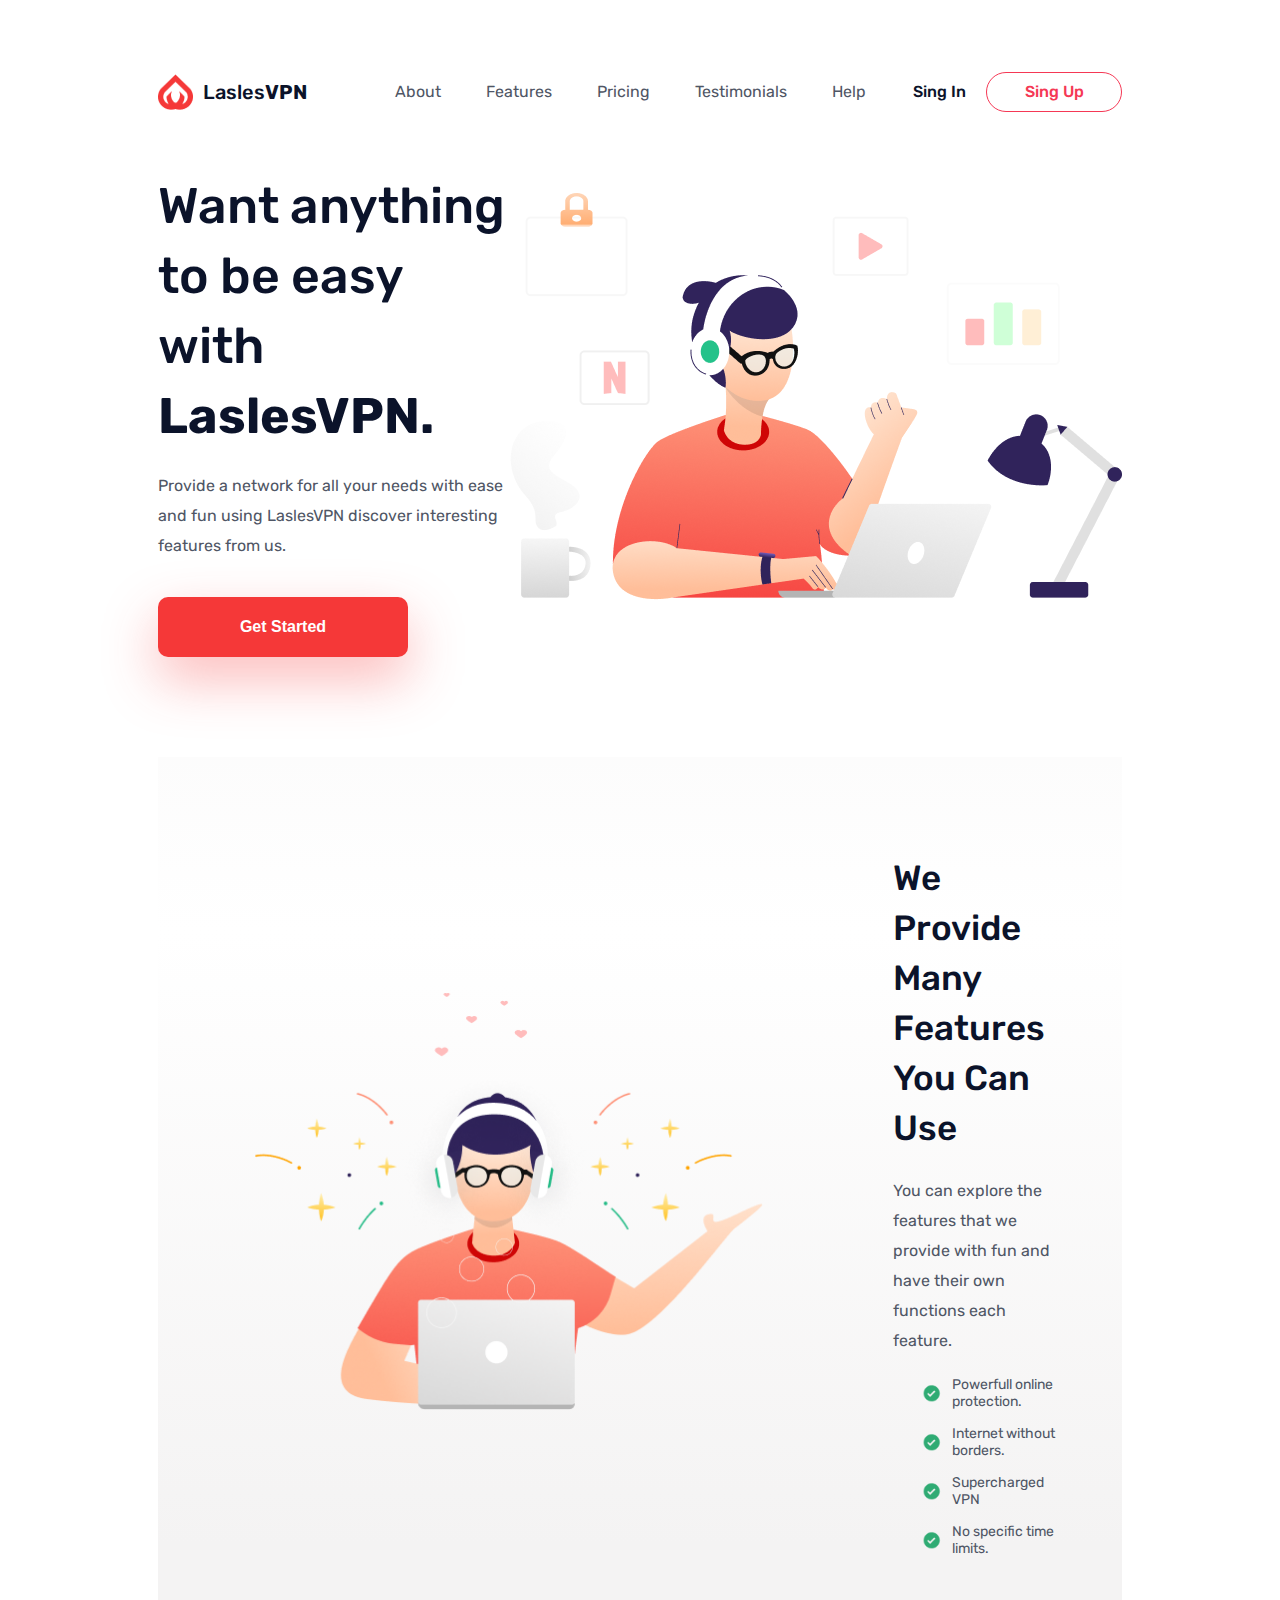
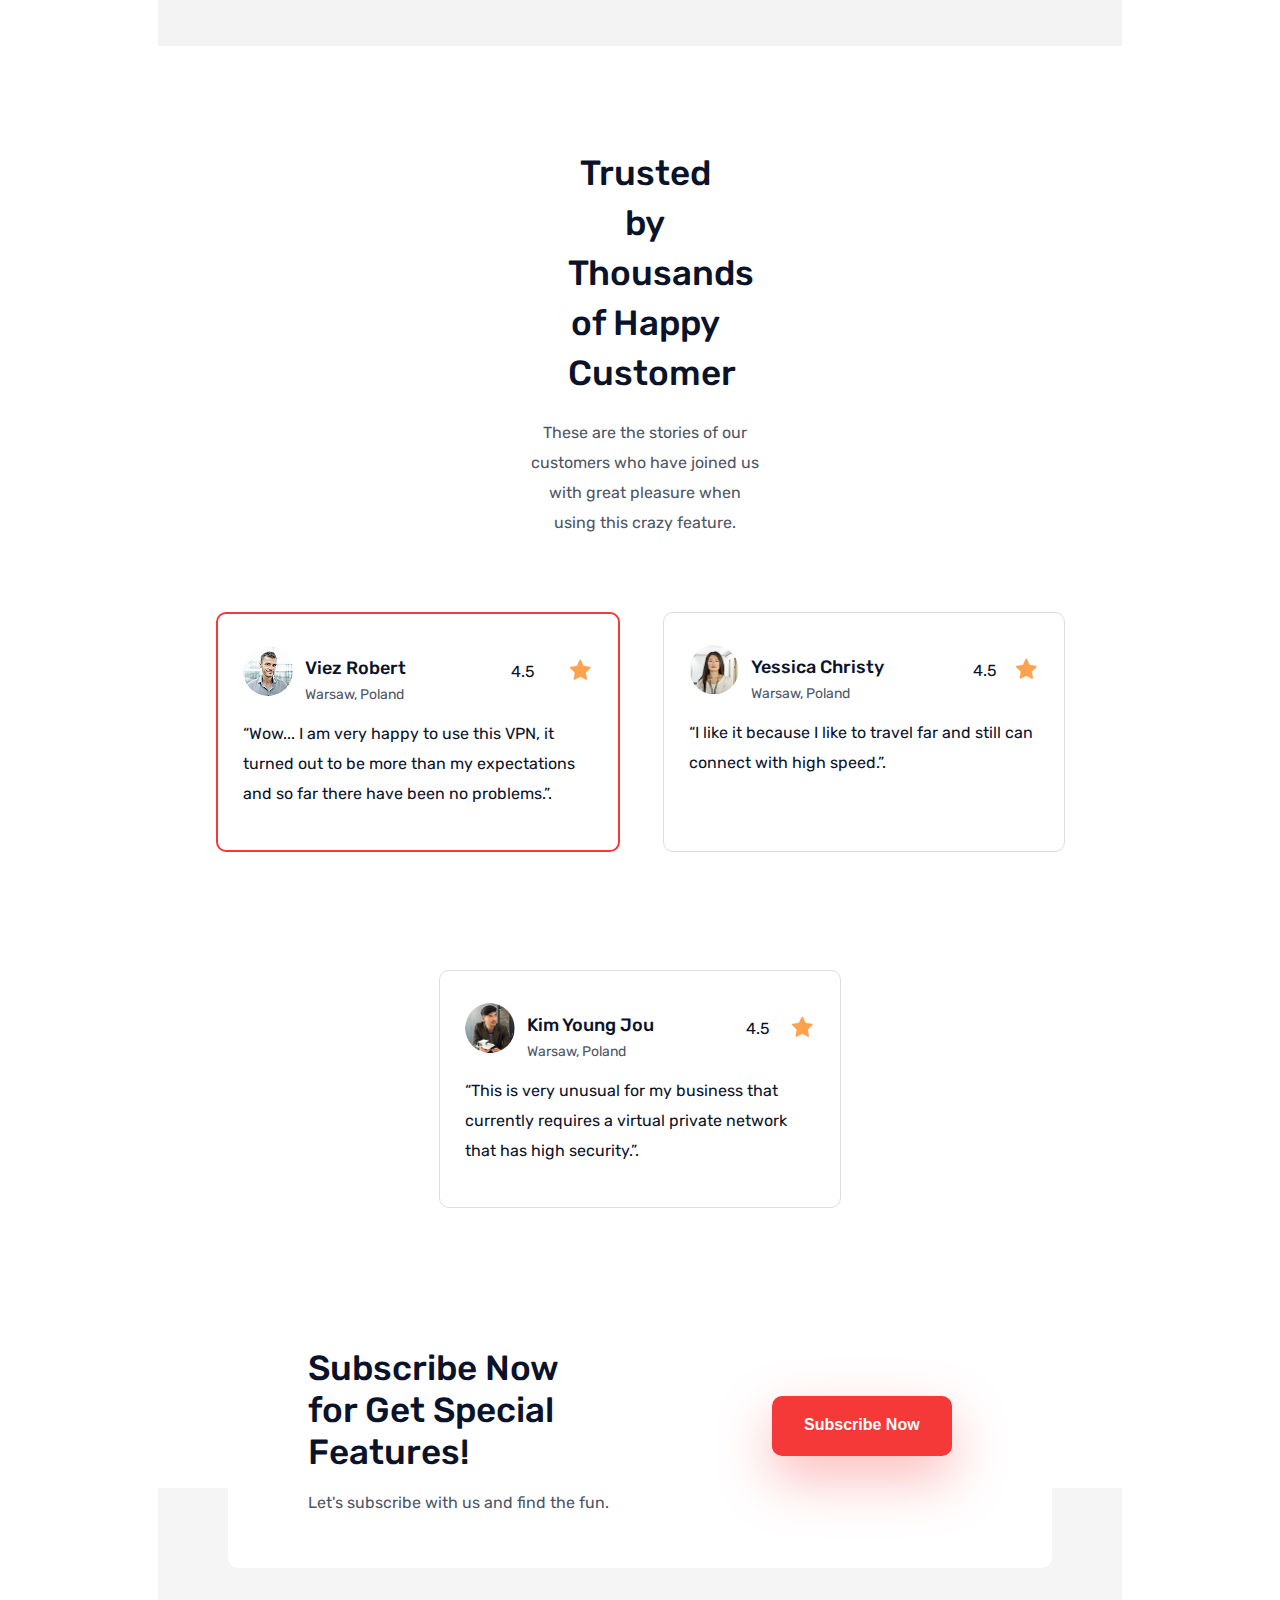
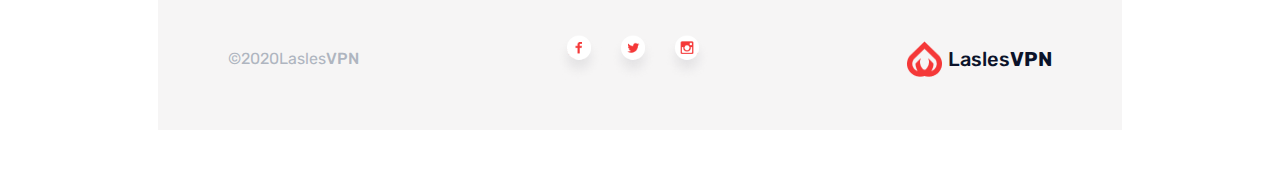
<file: index.html>
<!DOCTYPE html>
<html lang="en">
<head>
    <meta charset="UTF-8">
    <meta name="viewport" content="width=device-width, initial-scale=1.0">
    <title>LaslesVPN</title>
    <link rel="stylesheet" href="/css/main.css">
            <link href="https://fonts.googleapis.com/css2?family=Rubik:wght@300;400;500;600;700;800;900&display=swap" rel="stylesheet">

</head>
<body>
    <main>
        <header class="container">
            <div class="logo">
                <img src="img/icon.png" alt="Logo icon" class="logo-icon">
                <span class="logo-text">
                    Lasles<span class="bold-logo">VPN</span>
                </span>
            </div>
            <nav class="nav-center">
                <ul class="text-nav">
                    <li><a href="#">About</a></li>
                    <li><a href="#">Features</a></li>
                    <li><a href="#">Pricing</a></li>
                    <li><a href="#">Testimonials</a></li>
                    <li><a href="#">Help</a></li>
                </ul>
            </nav>

            <div class="authorisation">
                <a class="sing-in" href="#">Sing In</a>
                <a class="sing-up" href="#">Sing Up</a>
            </div> 
        </header>

        <section class="main-hero">
            <div class="main__hero--info"> 
                <h1>Want anything to be easy with <span class="main__hero--title">LaslesVPN.</span></h1>
                <p>Provide a network for all your needs with ease and fun using <span class="main__hero-p">LaslesVPN</span> discover interesting features from us.</p>
                <button class="main__hero--btn">Get Started</button>
            </div>
            <img src="img/Illustration 1.png" alt="Photo">
        </section>

        <section class="features">
            <img src="img/Illustration 2.png" alt="Photo">
            <div class="features__text">
                <h1 class="features__title">We Provide Many Features You Can Use</h1>
                <p class="feature__p">
                You can explore the features that we provide with fun and have their own functions each feature.
                </p>
                <ul class="features__list">
                    <li><img src="img/bx_bxs-check-circle.png" alt="check mark">Powerfull online protection.</li>
                    <li><img src="img/bx_bxs-check-circle.png" alt="check mark">Internet without borders.</li>
                    <li><img src="img/bx_bxs-check-circle.png" alt="check mark">Supercharged VPN</li>
                    <li><img src="img/bx_bxs-check-circle.png" alt="check mark">No specific time limits.</li>
                </ul>
            </div>
        </section>

        <section class="testimonials">
            <div class="testimonials__container">
                <h2 class="testimonials__title">Trusted by Thousands of Happy Customer</h2>
                <p class="testimonials__p">
                These are the stories of our customers who have joined us with great 
                pleasure when using this crazy feature.
                </p>
                <div class="testimonials__list">
                    <div class="testimonials__item testimonials__item--active"> 
                        <div class="testimonials__header">
                            <div class="testimonials__info"> 
                                <img class="testimonials__img" src="img/person1.png" alt="Viez Robert" >
                                <div> 
                                    <h3 class="testimonials__name">Viez Robert</h3>
                                    <span class="testimonials__location"> Warsaw, Poland</span>
                                </div>
                            </div>
                            <span class="testimonials__rating">4.5</span>
                            <img src="img/star.png" alt="Strars" class="testimonials__icon">
                        </div> 
                        <p class="testimonials__text">
                            “Wow... I am very happy to use this VPN, it turned out to be more 
                            than my expectations and so far there have been no problems.”.
                        </p>
                    </div>
                    
                    <div class="testimonials__item">
                        <div class="testimonials__header">
                            <div class="testimonials__info">
                                <img class="testimonials__img" src="img/person2.png" alt="Yessica Christy">
                                <div>
                                    <h3 class="testimonials__name">Yessica Christy</h3>
                                    <span class="testimonials__location">Warsaw, Poland</span>
                                </div>
                            </div>
                                <span class="testimonials__rating">4.5</span>
                                <img src="img/star.png" alt="Strars" class="testimonials__icon">
                        </div>
                                <p class="testimonials__text">“I like it because I like to travel far and still can connect with high speed.”.</p>
                    </div>

                    <div class="testimonials__item">
                        <div class="testimonials__header">
                            <div class="testimonials__info">
                                <img class="testimonials__img" src="img/person3.png" alt="Kim Young Jou">
                                <div>
                                    <h3 class="testimonials__name">Kim Young Jou</h3>
                                    <span class="testimonials__location">Warsaw, Poland</span>
                                </div>
                            </div>
                                <span class="testimonials__rating">4.5</span>
                                <img src="img/star.png" alt="Strars" class="testimonials__icon">
                        </div>
                            <p class="testimonials__text">“This is very unusual for my business that currently requires a virtual 
                                private network that has high security.”. </p>
                    </div>
                </div>
        </section>
        <section class="cta">
            <div class="cta__content">
                <h1 class="cta__title">Subscribe Now for Get Special Features!</h1>
                <p class="cta__p">Let's subscribe with us and find the fun.</p>
            </div>
            <button class="cta__btn">Subscribe Now</button>
        </section>
    </main>
    <footer class="footer">
        <p class="footer__copyright">©2020Lasles<span class="footer__copyright__bolt">VPN</span></p>
        <div class="footer__social">
            <a class="social__btn" href="#" target="_blank">
                <img src="img/Facebook.png" alt="Facebook">
            </a>
            <a class="social__btn" href="#" target="_blank">
                <img src="img/Twitter.png" target="Twitter">
            </a>
            <a class="social__btn" href="#" target="_blank">
                <img src="img/Instagram.png" alt="Instagram">
            </a>
            </div>
            <div class="footer__logo">
                <img src="img/icon.png" alt="Logo icon" class="footer__logo--img">
                <span class="logo-text">
                    Lasles<span class="bold-logo">VPN</span>
                </span>
            </div>
    </footer>
</body>
</html>
</file>
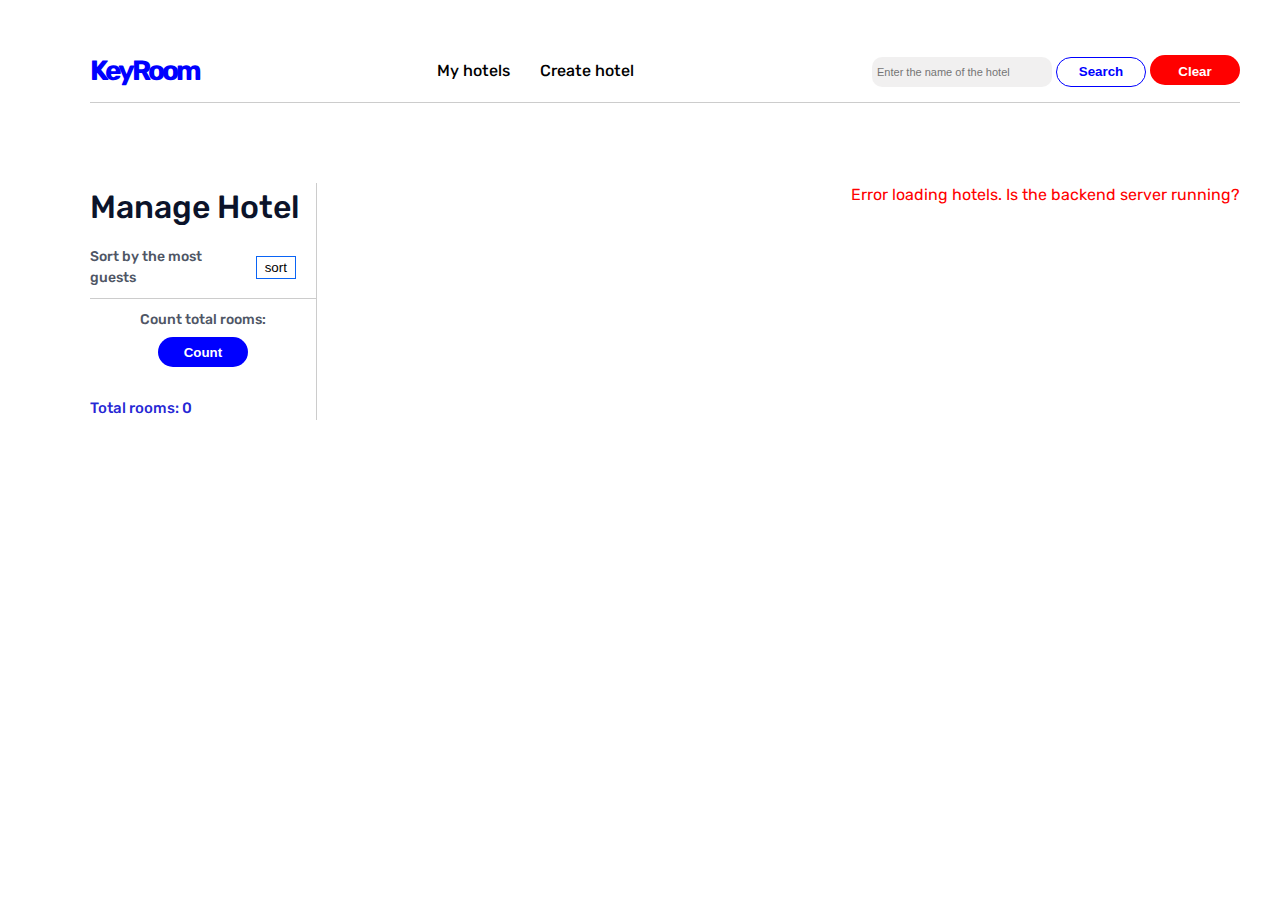
<file: frontend/index.html>
<!DOCTYPE html>
<html lang="en">
<head>
    <meta charset="UTF-8">
    <meta name="viewport" content="width=device-width, initial-scale=1.0">
    <title>Hotels</title>
    <link rel="stylesheet" href="css/style.css">
    <link href="https://fonts.googleapis.com/css2?family=Rubik:wght@300;400;500;600;700;800;900&display=swap" rel="stylesheet">
</head>
<body>
   <main> 
    <header class="header">
        <span class="header__title">KeyRoom</span>
        <nav class="header__nav">
            <ul>
                <li><a class="header__nav-1" href="#" target="_blank">My hotels</a></li>
                <li class="header__nav-2"><a href="create-page.html" target="_blank">Create hotel</a></li>
            </ul>
        </nav>
        <form id="searchForm" action="search_results.html" method="get">
            <input class="header__search" type="text" name="query" placeholder="Enter the name of the hotel">
            <button class="header__form--btns" type="button">Search</button>
            <button class="header__form--btnc" type="reset">Clear</button>
        </form>
    </header>


    <section class="hero">
        <div class="hero_filters">
            <h1 class="hero_title">Manage Hotel</h1>
            <div class="hero__sort">
                <h2>Sort by the most guests </h2>
                <button class="hero__sort--btn">sort</button>
            </div>
            <div class="hero_count">
                <h2>Count total rooms:</h2>
                <button class="hero__count--btn">Count</button>
            </div>
            <h3>Total rooms: <span id="total-expenses" class="hero__total">0</span></h3>
        </div>

        <div class="hero__contetnt">
            <div class="hero__cards__wrapper"> 
            </div>
        </div>

    </section>    
   </main>

    <script src="js/index.js"></script>
    <script src="js/create.js"></script>
    <script src="js/search.js"></script>
    <script src="js/sort.js"></script>
    <script src="js/count.js"></script>

</body>
</html>
</file>
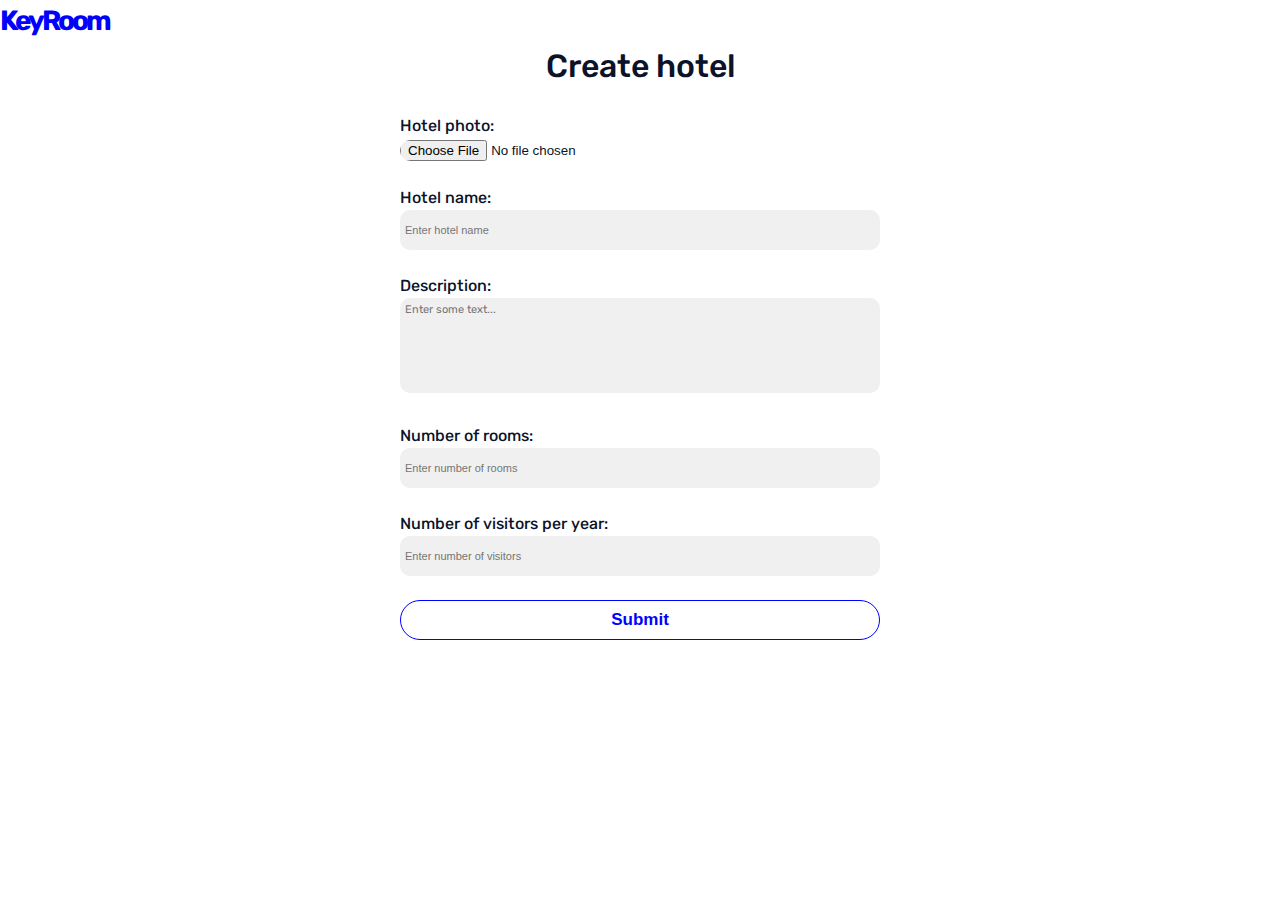
<file: create-page.html>
<!DOCTYPE html>
<html lang="en">
<head>
    <meta charset="UTF-8">
    <meta name="viewport" content="width=device-width, initial-scale=1.0">
    <title>Create hotel</title>
    <link rel="stylesheet" href="css/style_create.css">
    <link href="https://fonts.googleapis.com/css2?family=Rubik:wght@300;400;500;600;700;800;900&display=swap" rel="stylesheet">
</head>
<body>
    <main>
        <header class="header__form">
            <span class="header__title--form">KeyRoom</span>
        </header>

        <div class="hotel__main">
            <h1 class="hotel__main--name">Create hotel</h1><br>
            
            <form id="hotelForm">
                <input type="hidden" id="hotelId" value="">

                <label for="hotelImage" class="hotel__main--title">Hotel photo:</label><br>
                <input type="file" id="hotelImage" accept="image/*"><br><br>

                <label for="hotelName" class="hotel__main--title">Hotel name:</label><br>
                <input type="text" id="hotelName" class="hero__contetnt--title" 
                       placeholder="Enter hotel name" required><br><br>

                <label for="hotelDescription" class="hotel__main--title">Description:</label><br>
                <textarea id="hotelDescription" class="hero_count-p" 
                          placeholder="Enter some text..." required rows="5" cols="50"></textarea><br><br>

                <label for="hotelRooms" class="hotel__main--title">Number of rooms:</label><br>
                <input type="number" id="hotelRooms" class="hero__rooms" 
                       placeholder="Enter number of rooms" required><br><br>

                <label for="hotelVisitors" class="hotel__main--title">Number of visitors per year:</label><br>
                <input type="number" id="hotelVisitors" class="hero__visitors" 
                       placeholder="Enter number of visitors" required><br><br>

                <button id="hotelButton" type="submit">Submit</button>
            </form>
        </div>
    </main>

    <script src="js/create.js"></script>
    <script src="js/index.js"></script>
</body>
</html>
</file>
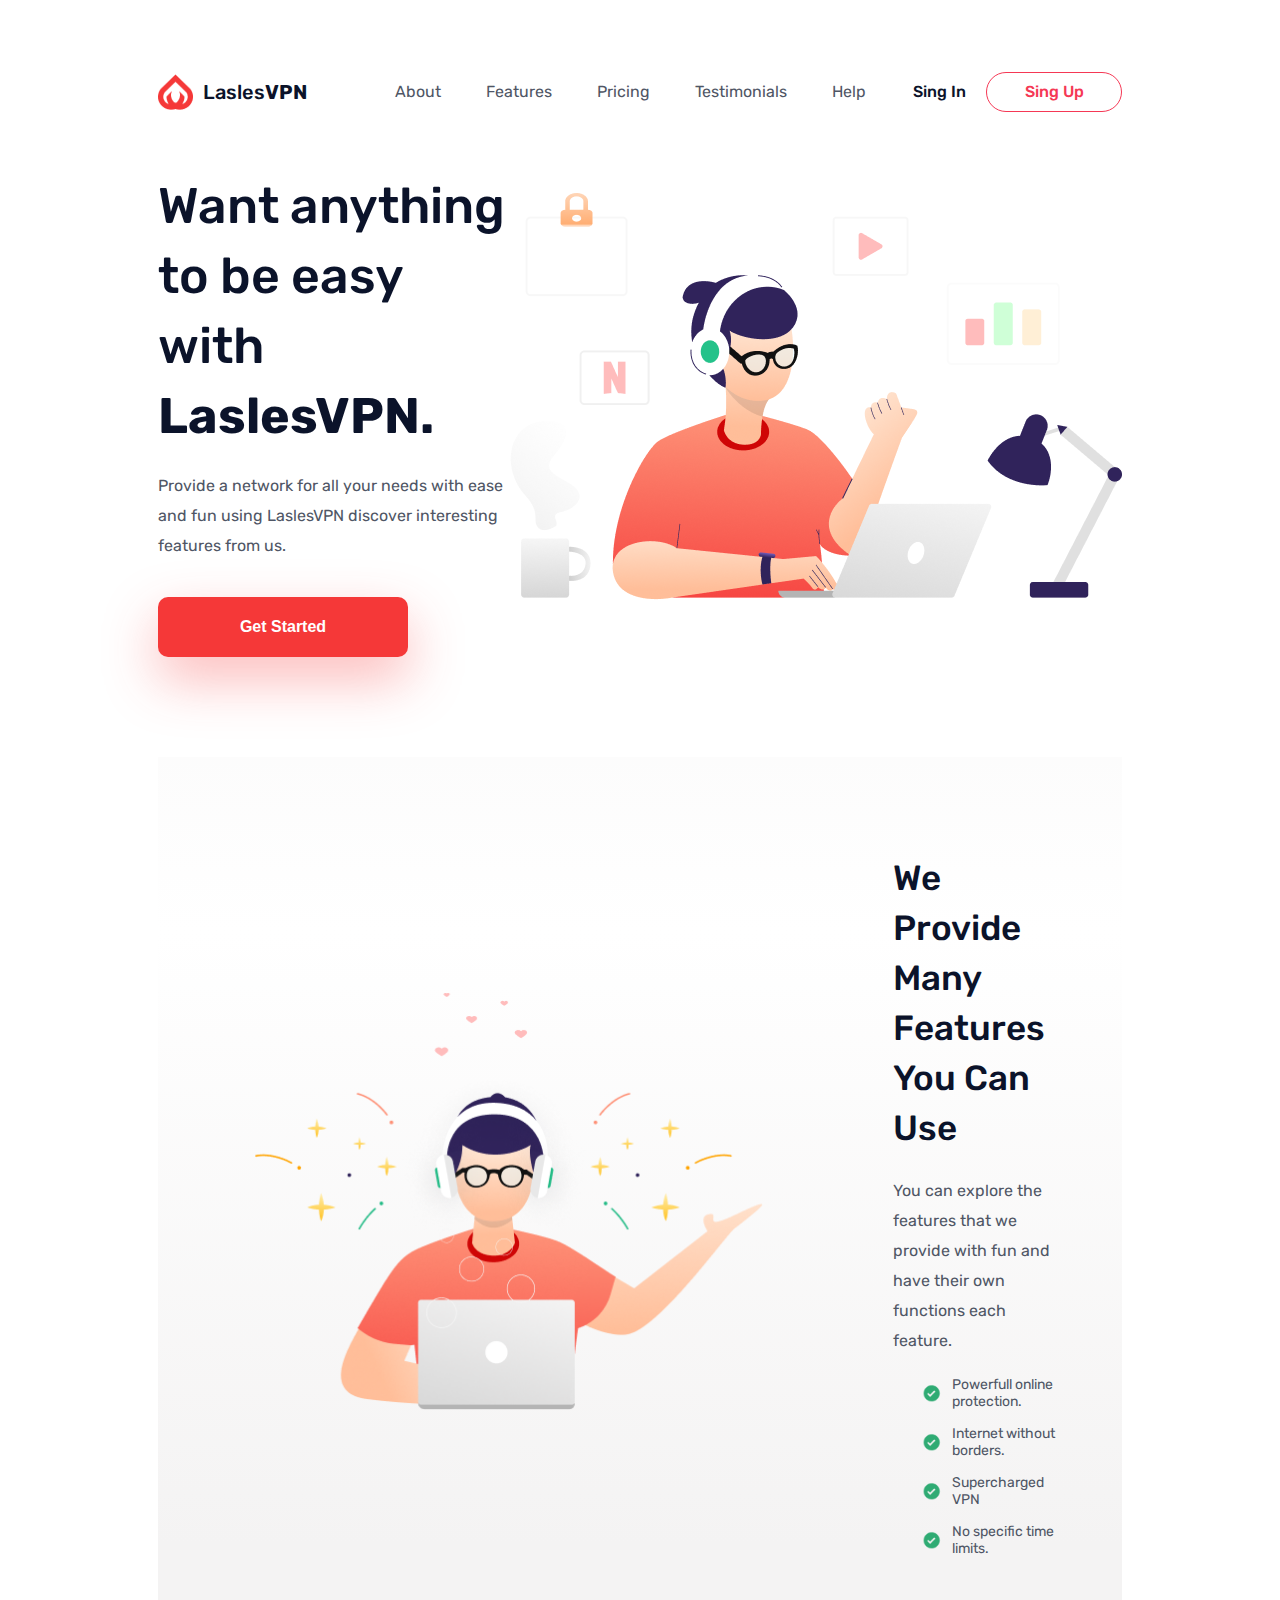
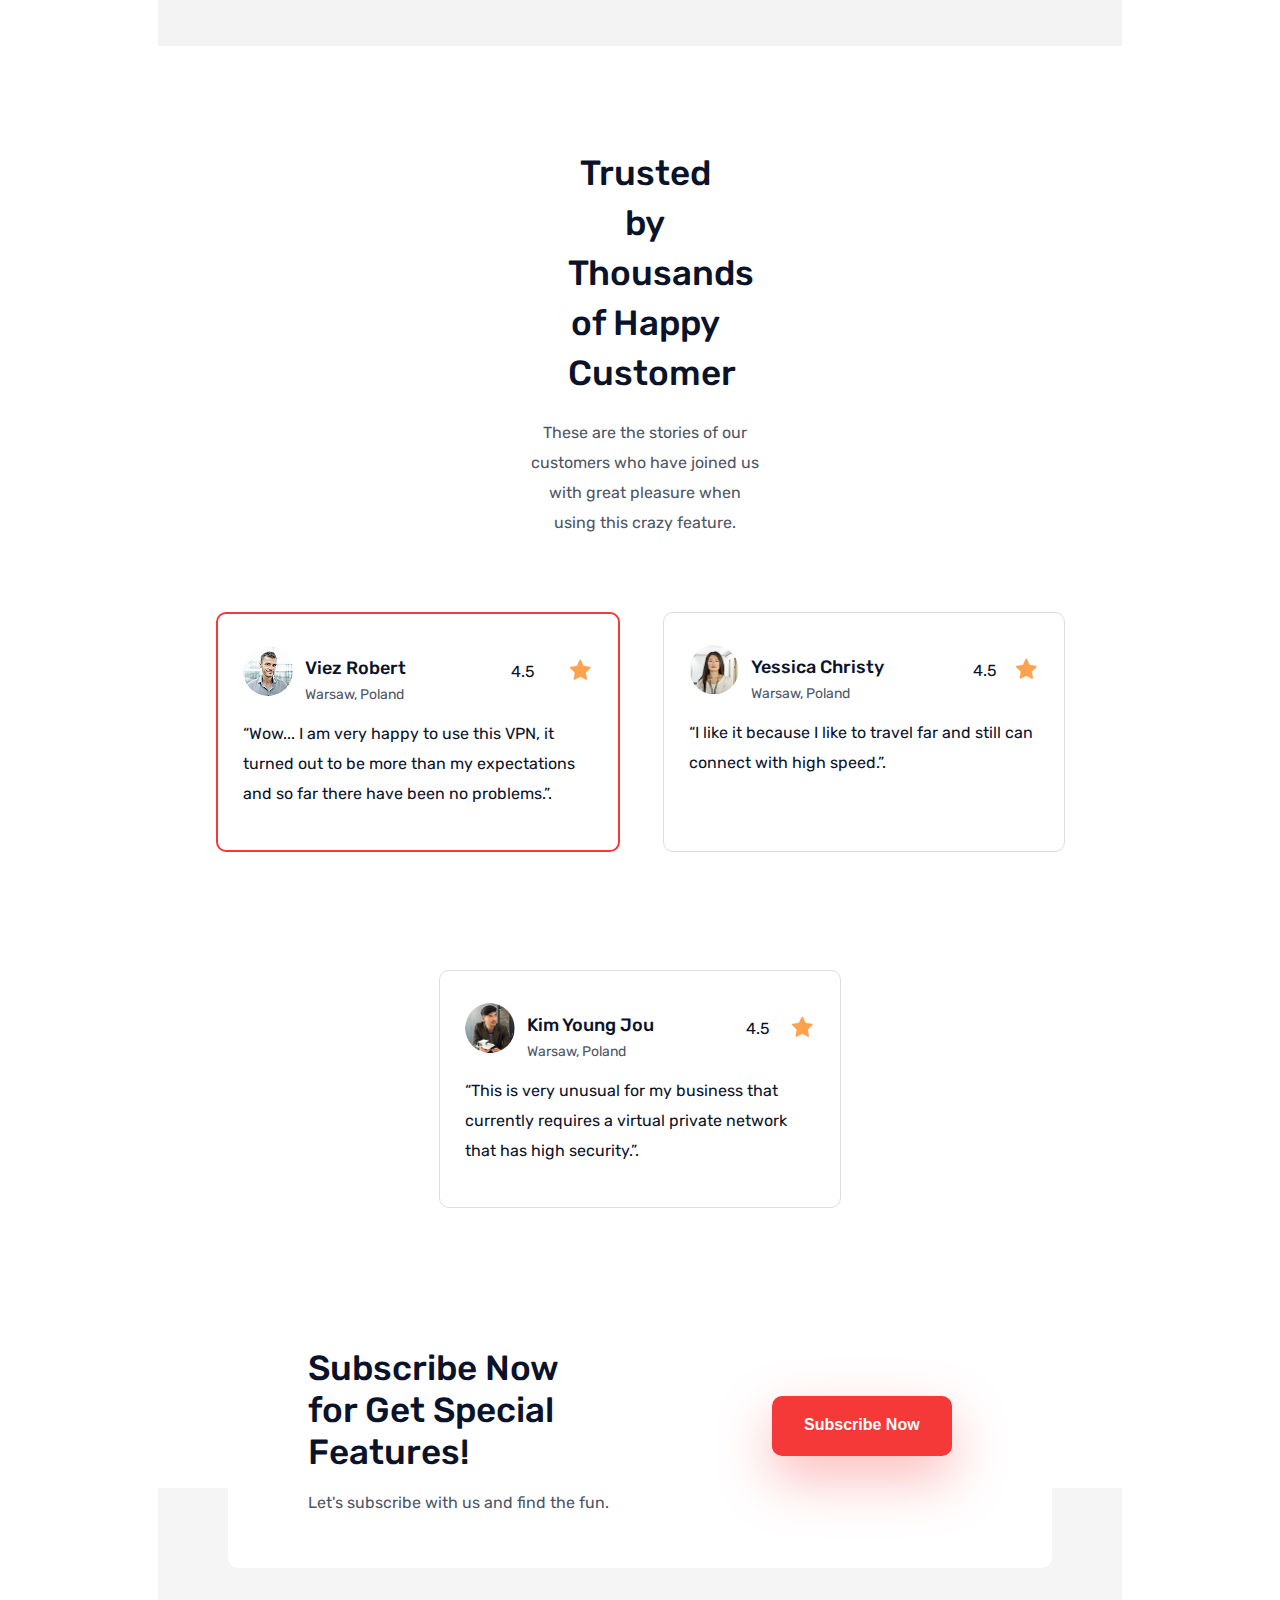
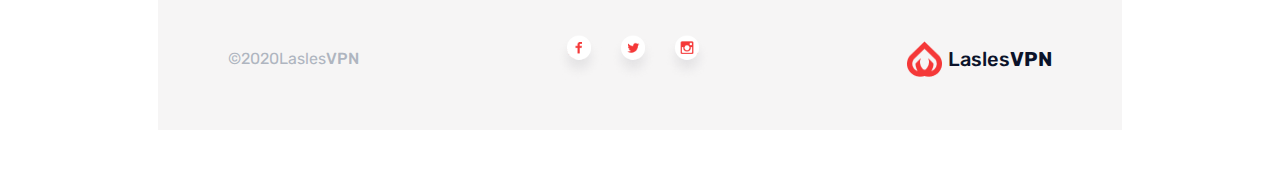
<file: edit-page.html>
<!DOCTYPE html>
<html lang="en">
<head>
    <meta charset="UTF-8">
    <meta name="viewport" content="width=device-width, initial-scale=1.0">
    <title>Edit Hotel</title>
    <link rel="stylesheet" href="css/style_create.css">
    <link href="https://fonts.googleapis.com/css2?family=Rubik:wght@300;400;500;600;700;800;900&display=swap" rel="stylesheet">
</head>
<body>
    <main>
        <header class="header__form">
            <span class="header__title--form">KeyRoom</span>
        </header>

        <div id="hotel-form-container" class="hotel__main">
            <h1 id="form-title" class="hotel__main--name">Edit hotel</h1><br>
            
            <form id="hotelForm">
                <input type="hidden" id="hotelId" value="">

                <label for="hotelImage" class="hotel__main--title">Hotel photo:</label><br>
                <input type="file" id="hotelImage" accept="image/*">
                <br><br>

                <label for="hotelName" class="hotel__main--title">Hotel name:</label><br>
                <input type="text" id="hotelName" class="hero__contetnt--title"
                       placeholder="Enter hotel name" required>
                <br><br>

                <label for="hotelDescription" class="hotel__main--title">Description:</label><br>
                <textarea id="hotelDescription" class="hero_count-p" placeholder="Enter some text..."
                          required rows="5" cols="50"></textarea>
                <br><br>

                <label for="hotelRooms" class="hotel__main--title">Number of rooms:</label><br>
                <input type="number" id="hotelRooms" class="hero__rooms"
                       placeholder="Enter number of rooms" required>
                <br><br>

                <label for="hotelVisitors" class="hotel__main--title">Number of visitors per year:</label><br>
                <input type="number" id="hotelVisitors" class="hero__visitors"
                       placeholder="Enter number of visitors" required>
                <br><br>

                <button id="hotelButton" type="submit">Submit</button>
            </form>
        </div>
    </main>
    <script src="js/edit.js"></script>
    <script src="js/index.js"></script>
</body>
</html>
</file>
<file: css/main.css>
body {
    background-color: white;
    font-family: "Rubik", sans-serif;
    padding: 38px 150px 34px;
    font-size: 16px;
    color: #0B132A;
}

a{ 
    text-decoration: none;
}

header.container {
    display: flex;
    align-items: center;
    justify-content: space-between;
    padding: 20px 0;
}

.logo {
    display: flex;
    align-items: center;
    gap: 10px;
}

.logo-icon{
    height: 36px;
    width: 35px;
}

.logo-text{
    color: #0B132A;
    font-size: 20px;
    font-weight: 500;
}

.bold-logo {
    font-weight: 700;
}

.nav-center ul{
    list-style: none;
    flex: 1;
    display: flex;
    justify-content: center;
    gap: 45px;
}

.nav-center ul li a:hover{
    color:#F53838;
}

.nav-center ul li a {
    font-size: 16px;
    color:#4F5665;
}

.authorisation{
    display: flex;
    align-items: center;
    gap: 20px;
}

.authorisation .sing-in {
    color: #0B132A;
    font-weight: 500;
}   

.authorisation .sing-up {
    background-color: white;
    padding: 9px 17px;
    border: 1px solid #F53855;
    width: 100px;
    height: 20px;
    border-radius: 50px;
    text-align: center; 
    color:#F53855;
    font-weight: 500;
} 

.authorisation .sing-up:hover {
    background-color: #F53838;
    color: white;
    transform: translateY(-3px) scale(1.05); 
    
}

.authorisation .sing-in:active {
    transform: scale(0.97); 
}

.main-hero{
    padding-bottom: 100px;
    display: flex;
    align-items: center;
    justify-content: space-between;
    
}

.hero--info{
    width: 555px;
    padding-top: 80px;
}

.main__hero--info h1{
    font-size: 50px;
    font-weight: 500;
    line-height: 70px;
    margin-bottom: 20px;
}

.main__hero--title{
    font-weight: 700;
}

.main__hero--info p{
    color:#4F5665;
    font-weight: 400;
    line-height: 30px;
    
}

.main__hero--p{
    font-weight: 500;
}

.main__hero--btn{
    margin-top: 20px;
    width: 250px;
    height: 60px;
    background: #F53838;
    color:white;
    border-radius: 10px;
    padding: 15px 30px;
    border: 0;
    box-shadow: 0 22px 54px #F5383859;
    font-weight: 700;
    line-height: 25px;
    font-size: 16px;
    cursor: pointer;

}

.main__hero--btn:hover{
    transform: scale(1.05);

}

.features{
    background: linear-gradient(180deg, #F6F5F5 -45.04%, #FFFFFF 19.67%, #F4F3F3 88.56%);
    display: flex;
    align-items: center;
    justify-content:center;
    gap: 110px;
    padding: 73px;
}

.features img{
    width: 508px;
    height: 417px;
    flex-shrink: 0;
    padding-left: 29px;
}

.features__text{
    max-width: 420px;
    margin-left: 20px;
}

.features__title{
    font-size: 35px;
    font-weight: 500;
    line-height: 50px;
    padding-right: 10px;
}

.features p {
    font-weight: 400;
    line-height: 30px;
    color: #4F5665;
    margin-top: 20px;
    margin-bottom: 20px;    

}

.features__list {
    list-style: none;
    padding-left: 0;
}

.features__list li {
    display:flex;
    align-items:center;
    gap:10px;
    font-size: 14px;
    font-weight:400;
    color: #4F5665;
    margin-bottom: 15px;
}
.features__list li img{
    width: 20px;
    height: 20px;
    flex-shrink: 0;
}

.testimonials{
    padding-top: 73px;
    text-align: center;
}
.testimonials__container{
    max-width: 1200px;
    margin: 0 auto;
    padding: 0 20px;
}
.testimonials__title{
    font-size: 35px;
    font-weight: 500;
    line-height: 50px;
    padding-left: 390px;
    padding-right: 380px;
    margin-bottom: 20px;
}

.testimonials__p{
    font-weight: 400;
    line-height: 30px;
    color: #4F5665;
    padding-left: 350px;
    padding-right: 340px;
    padding-bottom: 58px;
}

.testimonials__list{
    display: flex;
    justify-content: center;
    gap: 43px;
    flex-wrap: wrap;
}

.testimonials__item{
    flex: 1 1 300px;
    max-width: 350px;
    max-height: 230px;
    border: 1px solid #DDDDDD;
    border-radius: 10px;
    padding: 25px;
    text-align: left;
    margin-bottom: 75px;
}

.testimonials__item--active{
    border: 2px solid #F53838;
}

.testimonials__header{
    display: flex;
    align-items: center;
    justify-content: space-between;
    margin-bottom: 15px;
}

.testimonials__info{
    display: flex;
    align-items: center;
    gap: 12px;
}

.testimonials__img{
    width: 50px;
    height: 50px;
    border-radius: 50%;
    object-fit: cover;
}

.testimonials__name{
    font-size: 18px;
    font-weight: 500;
    margin-bottom: 5px;
}

.testimonials__location{
    font-size: 14px;
    font-weight: 400;
    color: #4F5665;
}

.testimonials__rating{
    font-size: 16px;
    font-weight: 400;
    padding-left: 80px;
    padding-right: 7px;
}


.testimonials__text {
    font-weight: 400;
    line-height: 30px;
}

.cta{
    display: flex;
    justify-content: space-between;
    align-items: center;
    padding: 40px;
    background: #FFFFFF;
    border-radius: 10px;
    position: relative;
    z-index: 2;
    margin-bottom: -80px;
    margin-left: 70px;
    margin-right: 70px;
}

.cta__title{
    font-size: 35px;
    font-weight: 500;
    margin-left: 40px;
    max-width: 54%;
    margin-bottom: 20px;
}

.cta__p{
    font-weight: 400;
    color: #4F5665;
    margin-left: 40px;
}

.cta__btn{
    width: 250px;
    height: 60px;
    background: #F53838;
    color:white;
    border-radius: 10px;
    border: none;
    box-shadow: 0 22px 54px #F5383859;
    font-weight: 700;
    line-height: 1.4;
    font-size: 16px;
    cursor: pointer;
    margin-right: 60px;
}
.cta__btn:hover{
    transform: scale(1.05);
}

.footer {
    background: #F6F5F5;
    display: flex;
    justify-content: space-between;
    align-items: center;
    position: relative;
    z-index: 1;
    padding-top: 140px;
    padding-left: 70px;
    padding-right: 70px;
    padding-bottom: 40px;
}

.footer__copyright {
    font-size: 16px;
    font-weight:400;
    color: #AFB5C0;
    line-height: 30px;
}

.footer__copyright__bolt{
    font-weight:500;
}

.social__btn img{
    width: 50px;
    height: 50px;

}

.footer__social img:hover{
     transform: scale(1.2) rotate(5deg)
}
.footer__logo{
    display: flex;
    justify-content:flex-end;
    align-items: center;
    gap: 6px;
}

.footer__logo--img{
    height: 36px;
    width: 35px;
}
</file>
<file: frontend/css/style.css>
@import url(base.css);
@import url(header.css);
@import url(hero-filters.css);
@import url(hero-content.css);
</file>
<file: css/style_create.css>
@import url(base.css);
@import url(create_page.css);
</file>
